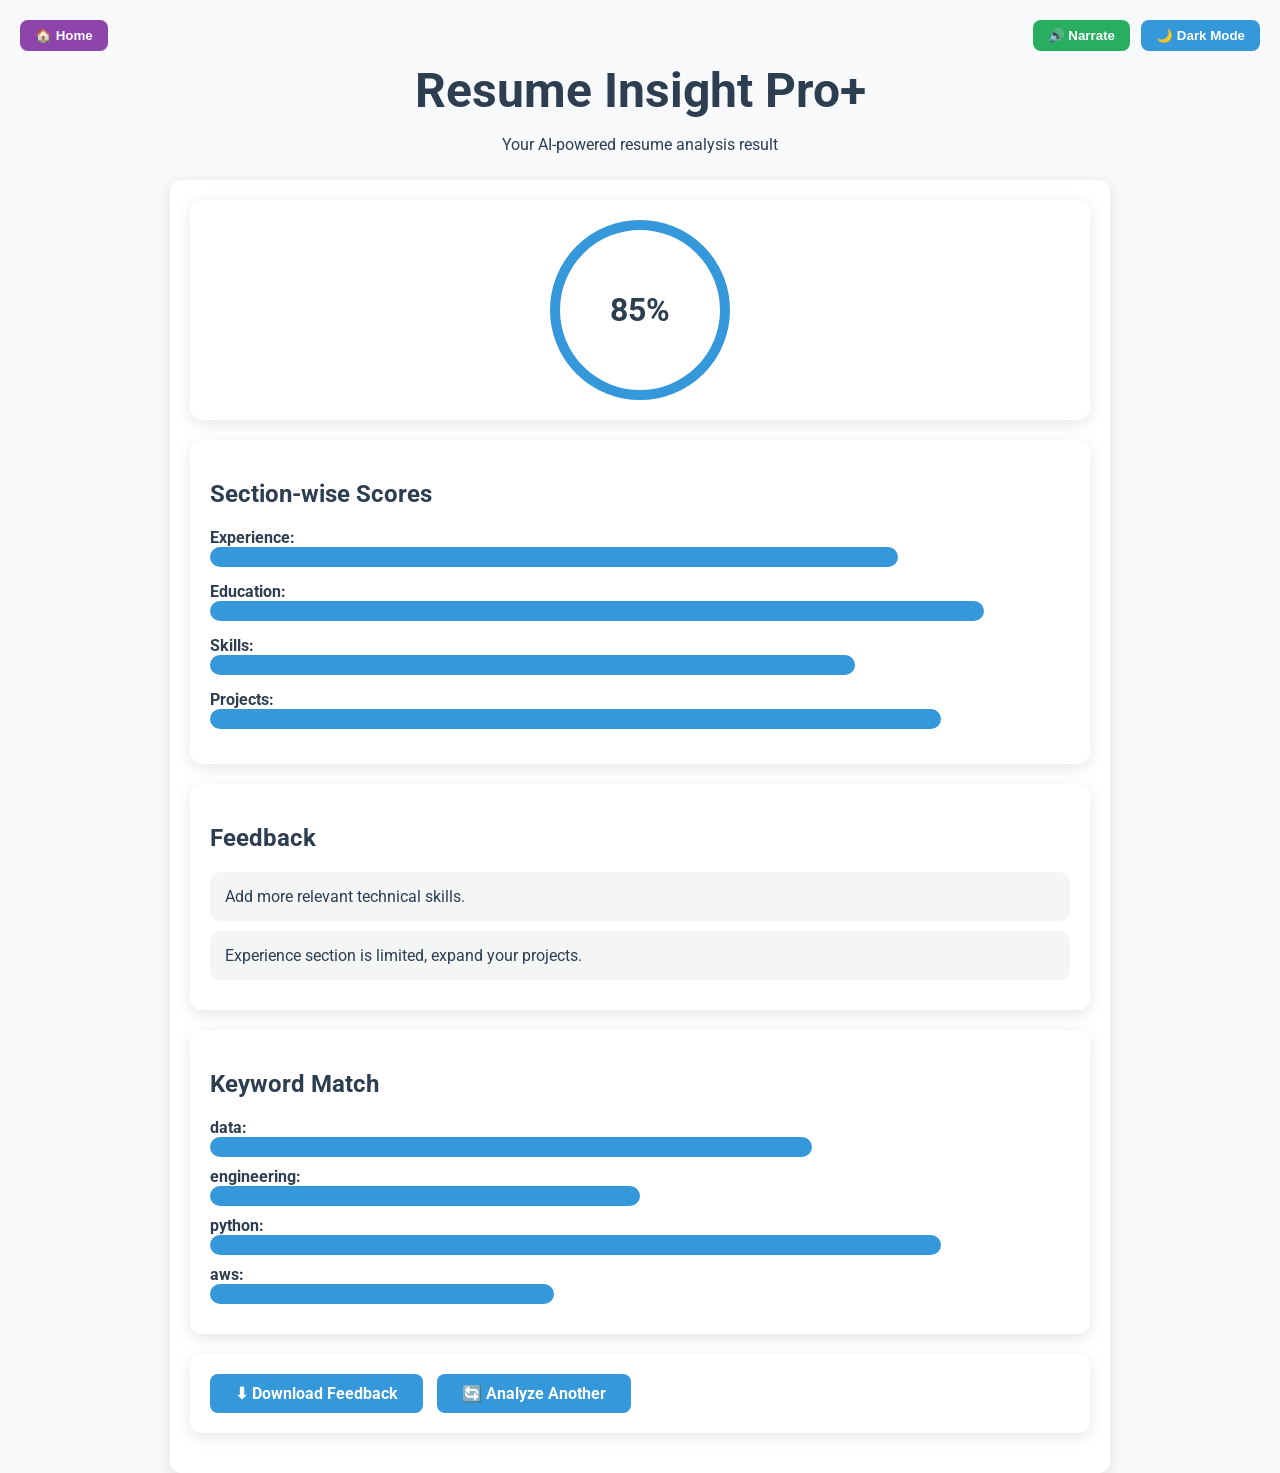
<file: templates/result.html>
<!DOCTYPE html>
<html lang="en">
<head>
  <meta charset="UTF-8">
  <meta name="viewport" content="width=device-width, initial-scale=1.0">
  <title>Resume Insight Pro+ - Analysis Result</title>
  
  <!-- Google Fonts -->
  <link href="https://fonts.googleapis.com/css2?family=Roboto:wght@400;700&display=swap" rel="stylesheet">

  <!-- CSS Styles -->
  <style>
    :root {
      --primary-color: #3498DB;
      --secondary-color: #2C3E50;
      --background-light: #f8f9fa;
      --background-dark: #1e1e2f;
      --text-light: #ffffff;
      --text-dark: #2C3E50;
      --card-light: #ffffff;
      --card-dark: #2b2b3d;
    }

    body {
      font-family: 'Roboto', sans-serif;
      background-color: var(--background-light);
      color: var(--text-dark);
      margin: 0;
      padding: 0;
      transition: all 0.3s ease;
    }

    body.dark-mode {
      background-color: var(--background-dark);
      color: var(--text-light);
    }

    header {
      text-align: center;
      padding: 30px 20px 10px 20px;
    }

    header h1 {
      font-size: 3rem;
      margin-bottom: 10px;
      color: var(--secondary-color);
      transition: color 0.3s ease;
    }

    body.dark-mode header h1 {
      color: var(--text-light);
    }

    .toggle-dark, .voice-btn, .home-btn {
      cursor: pointer;
      background-color: var(--primary-color);
      color: #fff;
      border: none;
      padding: 8px 15px;
      border-radius: 8px;
      font-weight: bold;
      position: absolute;
      top: 20px;
      transition: 0.3s ease;
    }

    .toggle-dark { right: 20px; }
    .voice-btn { right: 150px; background: #27ae60; }
    .home-btn { left: 20px; background: #8e44ad; }

    .toggle-dark:hover, .voice-btn:hover, .home-btn:hover {
      transform: scale(1.05);
    }

    .container {
      max-width: 900px;
      margin: auto;
      padding: 20px;
    }

    .card {
      background-color: var(--card-light);
      border-radius: 12px;
      padding: 20px;
      margin-bottom: 20px;
      box-shadow: 0 4px 15px rgba(0,0,0,0.1);
      transition: all 0.3s ease;
    }

    body.dark-mode .card {
      background-color: var(--card-dark);
    }

    /* Circular Score */
    .score-circle {
      width: 160px;
      height: 160px;
      border-radius: 50%;
      border: 10px solid var(--primary-color);
      display: flex;
      align-items: center;
      justify-content: center;
      margin: auto;
      font-size: 2rem;
      font-weight: bold;
      animation: growCircle 1.5s ease forwards;
    }

    @keyframes growCircle {
      from { transform: scale(0.5); opacity: 0; }
      to { transform: scale(1); opacity: 1; }
    }

    .section-scores div {
      margin-bottom: 15px;
    }

    .progress-bar {
      background-color: var(--primary-color);
      height: 20px;
      border-radius: 10px;
      width: 0%;
      transition: width 1s ease;
    }

    .feedback-card {
      background-color: #F4F6F6;
      padding: 15px;
      border-radius: 10px;
      margin-bottom: 10px;
      animation: slideUp 0.6s ease forwards;
      transition: 0.3s ease;
    }

    .feedback-card:hover {
      transform: translateY(-4px) scale(1.02);
      box-shadow: 0 4px 12px rgba(0,0,0,0.15);
    }

    body.dark-mode .feedback-card {
      background-color: #3a3a4e;
    }

    .keywords-chart {
      margin-top: 15px;
    }

    a.button-custom {
      display: inline-block;
      text-decoration: none;
      background-color: var(--primary-color);
      color: #fff;
      padding: 10px 25px;
      border-radius: 8px;
      font-weight: bold;
      transition: all 0.3s ease;
      margin-right: 10px;
    }

    a.button-custom:hover {
      background-color: #2980B9;
    }

    /* Animations */
    @keyframes fadeIn { from {opacity:0;} to {opacity:1;} }
    @keyframes slideUp { from {opacity:0; transform: translateY(20px);} to {opacity:1; transform: translateY(0);} }

    /* Advanced Result Container Animation */
    .result-container {
      animation: fadeIn 1.2s ease-out both;
      padding: 20px;
      background: rgba(255, 255, 255, 0.95);
      border-radius: 12px;
      box-shadow: 0 4px 15px rgba(0,0,0,0.1);
    }

    /* Enhance button animations */
    a.button-custom {
      transition: transform 0.3s ease, background-color 0.3s ease;
    }
    a.button-custom:hover {
      transform: scale(1.05);
    }

    /* (Optional) Additional fadeIn keyframe if not already defined */
    @keyframes fadeIn {
      from { opacity: 0; }
      to { opacity: 1; }
    }

    /* Responsive */
    @media(max-width: 600px) {
      header h1 { font-size: 2rem; }
      .score-circle { width: 120px; height: 120px; font-size: 1.5rem; }
    }
  </style>
</head>
<body>
  <button class="home-btn" onclick="window.location.href='index.html'">🏠 Home</button>
  <button class="voice-btn" onclick="speakResult()">🔊 Narrate</button>
  <button class="toggle-dark" onclick="toggleDarkMode()">🌙 Dark Mode</button>
  
  <header>
    <h1>Resume Insight Pro+</h1>
    <p>Your AI-powered resume analysis result</p>
  </header>

  <div class="container result-container">
    <!-- Overall Score -->
    <div class="card">
      <div class="score-circle" id="overall-score">85%</div>
    </div>

    <!-- Section-wise Scores -->
    <div class="card section-scores">
      <h2>Section-wise Scores</h2>
      <div>
        <b>Experience:</b>
        <div class="progress-bar" id="exp-bar"></div>
      </div>
      <div>
        <b>Education:</b>
        <div class="progress-bar" id="edu-bar"></div>
      </div>
      <div>
        <b>Skills:</b>
        <div class="progress-bar" id="skills-bar"></div>
      </div>
      <div>
        <b>Projects:</b>
        <div class="progress-bar" id="proj-bar"></div>
      </div>
    </div>

    <!-- Feedback -->
    <div class="card">
      <h2>Feedback</h2>
      <div class="feedback-card">Add more relevant technical skills.</div>
      <div class="feedback-card">Experience section is limited, expand your projects.</div>
    </div>

    <!-- Keyword Match -->
    <div class="card keywords-chart">
      <h2>Keyword Match</h2>
      <div id="keywords-bars"></div>
    </div>

    <!-- Actions -->
    <div class="card">
      <a href="#" class="button-custom">⬇ Download Feedback</a>
      <a href="index.html" class="button-custom">🔄 Analyze Another</a>
    </div>
  </div>

  <!-- JS Scripts -->
  <script>
    // Dark Mode Toggle
    function toggleDarkMode() {
      document.body.classList.toggle('dark-mode');
    }

    // Animate Section Progress Bars
    const sections = {
      "exp-bar": 80,
      "edu-bar": 90,
      "skills-bar": 75,
      "proj-bar": 85
    };

    for (const id in sections) {
      const bar = document.getElementById(id);
      setTimeout(() => { bar.style.width = sections[id] + "%"; }, 500);
    }

    // Keyword Match Chart Example
    const keywords = {
      "data": 70,
      "engineering": 50,
      "python": 85,
      "aws": 40
    };
    const container = document.getElementById("keywords-bars");
    for (const kw in keywords) {
      const div = document.createElement("div");
      div.style.marginBottom = "10px";
      div.innerHTML = `<b>${kw}:</b> <div class="progress-bar" style="width:0%" data-width="${keywords[kw]}%"></div>`;
      container.appendChild(div);
    }

    // Animate keyword bars
    setTimeout(() => {
      document.querySelectorAll("#keywords-bars .progress-bar").forEach(bar => {
        bar.style.width = bar.getAttribute("data-width");
      });
    }, 500);

    // Voice Narration
    function speakResult() {
      const score = document.getElementById("overall-score").innerText;
      const feedbacks = [...document.querySelectorAll(".feedback-card")].map(f => f.innerText).join(" ");
      const message = `Your overall resume score is ${score}. Key feedback: ${feedbacks}`;
      const utterance = new SpeechSynthesisUtterance(message);
      utterance.rate = 1;
      utterance.pitch = 1;
      utterance.voice = speechSynthesis.getVoices().find(v => v.lang.includes("en"));
      speechSynthesis.speak(utterance);
    }
  </script>
</body>
</html>
</file>
